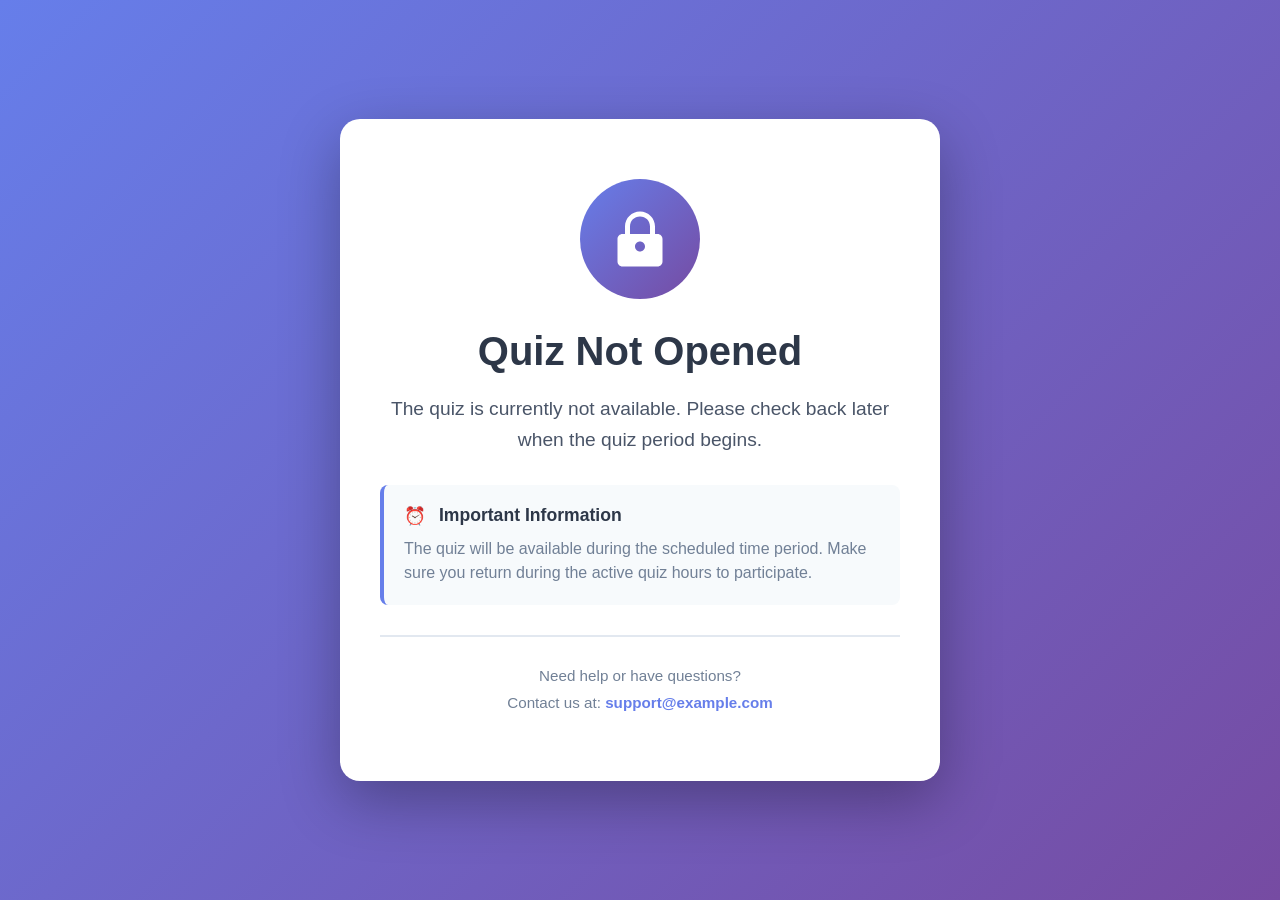
<file: maintain.html>
<!DOCTYPE html>
<html lang="en">
<head>
    <meta charset="UTF-8">
    <meta name="viewport" content="width=device-width, initial-scale=1.0">
    <title>Quiz Not Opened</title>
    <style>
        * {
            margin: 0;
            padding: 0;
            box-sizing: border-box;
        }

        body {
            font-family: -apple-system, BlinkMacSystemFont, 'Segoe UI', 'Roboto', 'Oxygen', 'Ubuntu', 'Cantarell', sans-serif;
            background: linear-gradient(135deg, #667eea 0%, #764ba2 100%);
            min-height: 100vh;
            display: flex;
            align-items: center;
            justify-content: center;
            padding: 20px;
        }

        .container {
            background: white;
            border-radius: 20px;
            padding: 60px 40px;
            box-shadow: 0 20px 60px rgba(0, 0, 0, 0.3);
            text-align: center;
            max-width: 600px;
            width: 100%;
            animation: slideIn 0.5s ease-out;
        }

        @keyframes slideIn {
            from {
                opacity: 0;
                transform: translateY(-30px);
            }
            to {
                opacity: 1;
                transform: translateY(0);
            }
        }

        .lock-icon {
            width: 120px;
            height: 120px;
            margin: 0 auto 30px;
            background: linear-gradient(135deg, #667eea 0%, #764ba2 100%);
            border-radius: 50%;
            display: flex;
            align-items: center;
            justify-content: center;
            animation: pulse 2s ease-in-out infinite;
        }

        @keyframes pulse {
            0%, 100% {
                transform: scale(1);
            }
            50% {
                transform: scale(1.05);
            }
        }

        .lock-icon svg {
            width: 60px;
            height: 60px;
            fill: white;
        }

        h1 {
            color: #2d3748;
            font-size: 2.5rem;
            margin-bottom: 20px;
            font-weight: 700;
        }

        .message {
            color: #4a5568;
            font-size: 1.2rem;
            line-height: 1.6;
            margin-bottom: 30px;
        }

        .info-box {
            background: #f7fafc;
            border-left: 4px solid #667eea;
            padding: 20px;
            margin: 30px 0;
            border-radius: 8px;
            text-align: left;
        }

        .info-box h3 {
            color: #2d3748;
            font-size: 1.1rem;
            margin-bottom: 10px;
        }

        .info-box p {
            color: #718096;
            font-size: 1rem;
            line-height: 1.5;
        }

        .contact-info {
            margin-top: 30px;
            padding-top: 30px;
            border-top: 2px solid #e2e8f0;
        }

        .contact-info p {
            color: #718096;
            font-size: 0.95rem;
            margin-bottom: 10px;
        }

        .contact-info a {
            color: #667eea;
            text-decoration: none;
            font-weight: 600;
            transition: color 0.3s ease;
        }

        .contact-info a:hover {
            color: #764ba2;
            text-decoration: underline;
        }

        .timer-icon {
            display: inline-block;
            margin-right: 8px;
            vertical-align: middle;
        }

        @media (max-width: 768px) {
            .container {
                padding: 40px 25px;
            }

            h1 {
                font-size: 2rem;
            }

            .message {
                font-size: 1.1rem;
            }

            .lock-icon {
                width: 100px;
                height: 100px;
            }

            .lock-icon svg {
                width: 50px;
                height: 50px;
            }
        }
    </style>
</head>
<body>
    <div class="container">
        <div class="lock-icon">
            <svg xmlns="http://www.w3.org/2000/svg" viewBox="0 0 24 24">
                <path d="M12 1C8.676 1 6 3.676 6 7v3H5c-1.103 0-2 .897-2 2v9c0 1.103.897 2 2 2h14c1.103 0 2-.897 2-2v-9c0-1.103-.897-2-2-2h-1V7c0-3.324-2.676-6-6-6zm0 2c2.276 0 4 1.724 4 4v3H8V7c0-2.276 1.724-4 4-4zm0 10c1.103 0 2 .897 2 2s-.897 2-2 2-2-.897-2-2 .897-2 2-2z"/>
            </svg>
        </div>

        <h1>Quiz Not Opened</h1>
        
        <p class="message">
            The quiz is currently not available. Please check back later when the quiz period begins.
        </p>

        <div class="info-box">
            <h3>
                <span class="timer-icon">⏰</span>
                Important Information
            </h3>
            <p>
                The quiz will be available during the scheduled time period. 
                Make sure you return during the active quiz hours to participate.
            </p>
        </div>


        <div class="contact-info">
            <p>Need help or have questions?</p>
            <p>Contact us at: <a href="mailto:support@example.com">support@example.com</a></p>
        </div>
    </div>
</body>
</html>
</file>
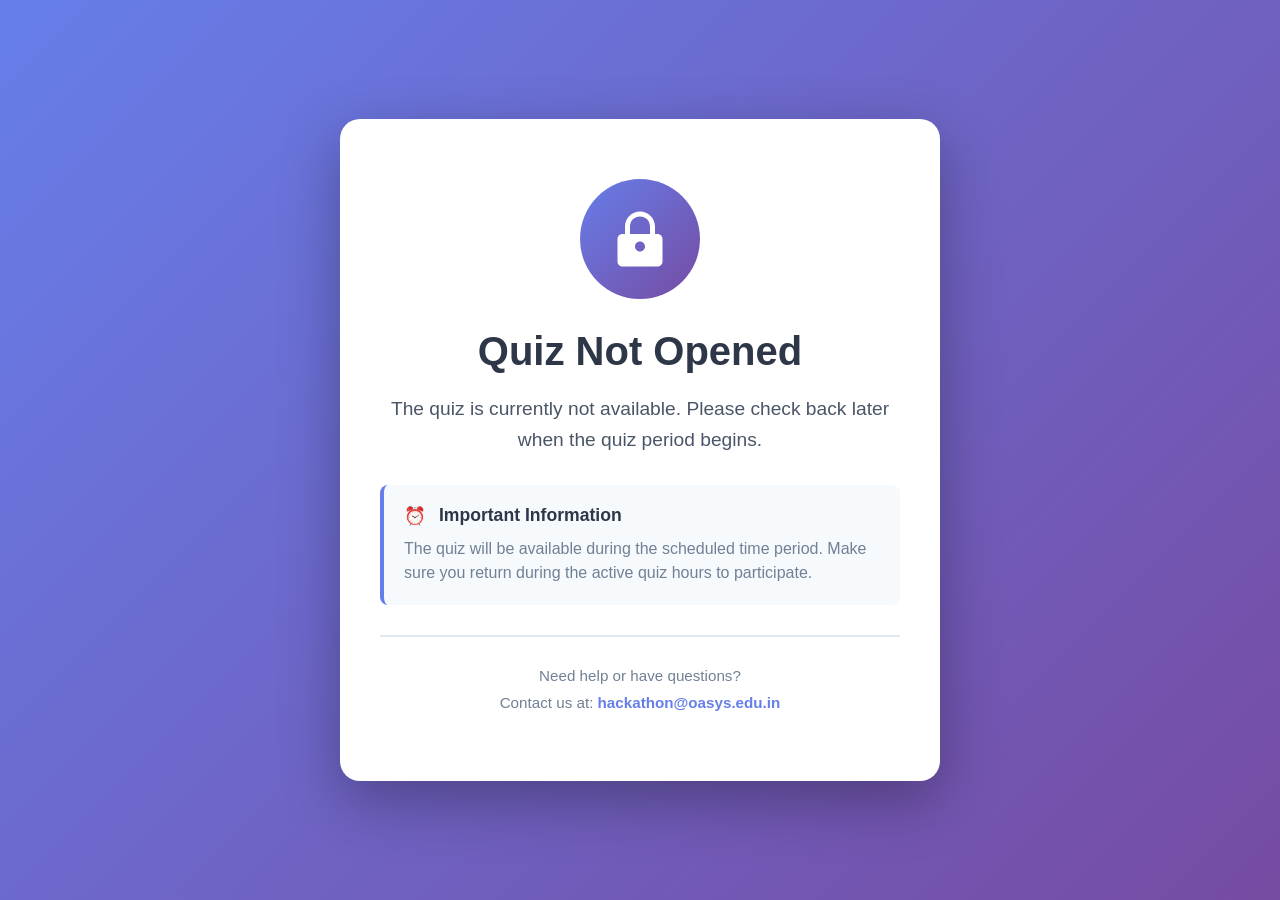
<file: public/maintain.html>
<!DOCTYPE html>
<html lang="en">
<head>
    <meta charset="UTF-8">
    <meta name="viewport" content="width=device-width, initial-scale=1.0">
    <title>Quiz Not Opened</title>
    <style>
        * {
            margin: 0;
            padding: 0;
            box-sizing: border-box;
        }

        body {
            font-family: -apple-system, BlinkMacSystemFont, 'Segoe UI', 'Roboto', 'Oxygen', 'Ubuntu', 'Cantarell', sans-serif;
            background: linear-gradient(135deg, #667eea 0%, #764ba2 100%);
            min-height: 100vh;
            display: flex;
            align-items: center;
            justify-content: center;
            padding: 20px;
        }

        .container {
            background: white;
            border-radius: 20px;
            padding: 60px 40px;
            box-shadow: 0 20px 60px rgba(0, 0, 0, 0.3);
            text-align: center;
            max-width: 600px;
            width: 100%;
            animation: slideIn 0.5s ease-out;
        }

        @keyframes slideIn {
            from {
                opacity: 0;
                transform: translateY(-30px);
            }
            to {
                opacity: 1;
                transform: translateY(0);
            }
        }

        .lock-icon {
            width: 120px;
            height: 120px;
            margin: 0 auto 30px;
            background: linear-gradient(135deg, #667eea 0%, #764ba2 100%);
            border-radius: 50%;
            display: flex;
            align-items: center;
            justify-content: center;
            animation: pulse 2s ease-in-out infinite;
        }

        @keyframes pulse {
            0%, 100% {
                transform: scale(1);
            }
            50% {
                transform: scale(1.05);
            }
        }

        .lock-icon svg {
            width: 60px;
            height: 60px;
            fill: white;
        }

        h1 {
            color: #2d3748;
            font-size: 2.5rem;
            margin-bottom: 20px;
            font-weight: 700;
        }

        .message {
            color: #4a5568;
            font-size: 1.2rem;
            line-height: 1.6;
            margin-bottom: 30px;
        }

        .info-box {
            background: #f7fafc;
            border-left: 4px solid #667eea;
            padding: 20px;
            margin: 30px 0;
            border-radius: 8px;
            text-align: left;
        }

        .info-box h3 {
            color: #2d3748;
            font-size: 1.1rem;
            margin-bottom: 10px;
        }

        .info-box p {
            color: #718096;
            font-size: 1rem;
            line-height: 1.5;
        }

        .contact-info {
            margin-top: 30px;
            padding-top: 30px;
            border-top: 2px solid #e2e8f0;
        }

        .contact-info p {
            color: #718096;
            font-size: 0.95rem;
            margin-bottom: 10px;
        }

        .contact-info a {
            color: #667eea;
            text-decoration: none;
            font-weight: 600;
            transition: color 0.3s ease;
        }

        .contact-info a:hover {
            color: #764ba2;
            text-decoration: underline;
        }

        .timer-icon {
            display: inline-block;
            margin-right: 8px;
            vertical-align: middle;
        }

        @media (max-width: 768px) {
            .container {
                padding: 40px 25px;
            }

            h1 {
                font-size: 2rem;
            }

            .message {
                font-size: 1.1rem;
            }

            .lock-icon {
                width: 100px;
                height: 100px;
            }

            .lock-icon svg {
                width: 50px;
                height: 50px;
            }
        }
    </style>
</head>
<body>
    <div class="container">
        <div class="lock-icon">
            <svg xmlns="http://www.w3.org/2000/svg" viewBox="0 0 24 24">
                <path d="M12 1C8.676 1 6 3.676 6 7v3H5c-1.103 0-2 .897-2 2v9c0 1.103.897 2 2 2h14c1.103 0 2-.897 2-2v-9c0-1.103-.897-2-2-2h-1V7c0-3.324-2.676-6-6-6zm0 2c2.276 0 4 1.724 4 4v3H8V7c0-2.276 1.724-4 4-4zm0 10c1.103 0 2 .897 2 2s-.897 2-2 2-2-.897-2-2 .897-2 2-2z"/>
            </svg>
        </div>

        <h1>Quiz Not Opened</h1>
        
        <p class="message">
            The quiz is currently not available. Please check back later when the quiz period begins.
        </p>

        <div class="info-box">
            <h3>
                <span class="timer-icon">⏰</span>
                Important Information
            </h3>
            <p>
                The quiz will be available during the scheduled time period. 
                Make sure you return during the active quiz hours to participate.
            </p>
        </div>


        <div class="contact-info">
            <p>Need help or have questions?</p>
            <p>Contact us at: <a href="mailto:hackathon@oasys.edu.in">hackathon@oasys.edu.in</a></p>
        </div>
    </div>
</body>
</html>
</file>
